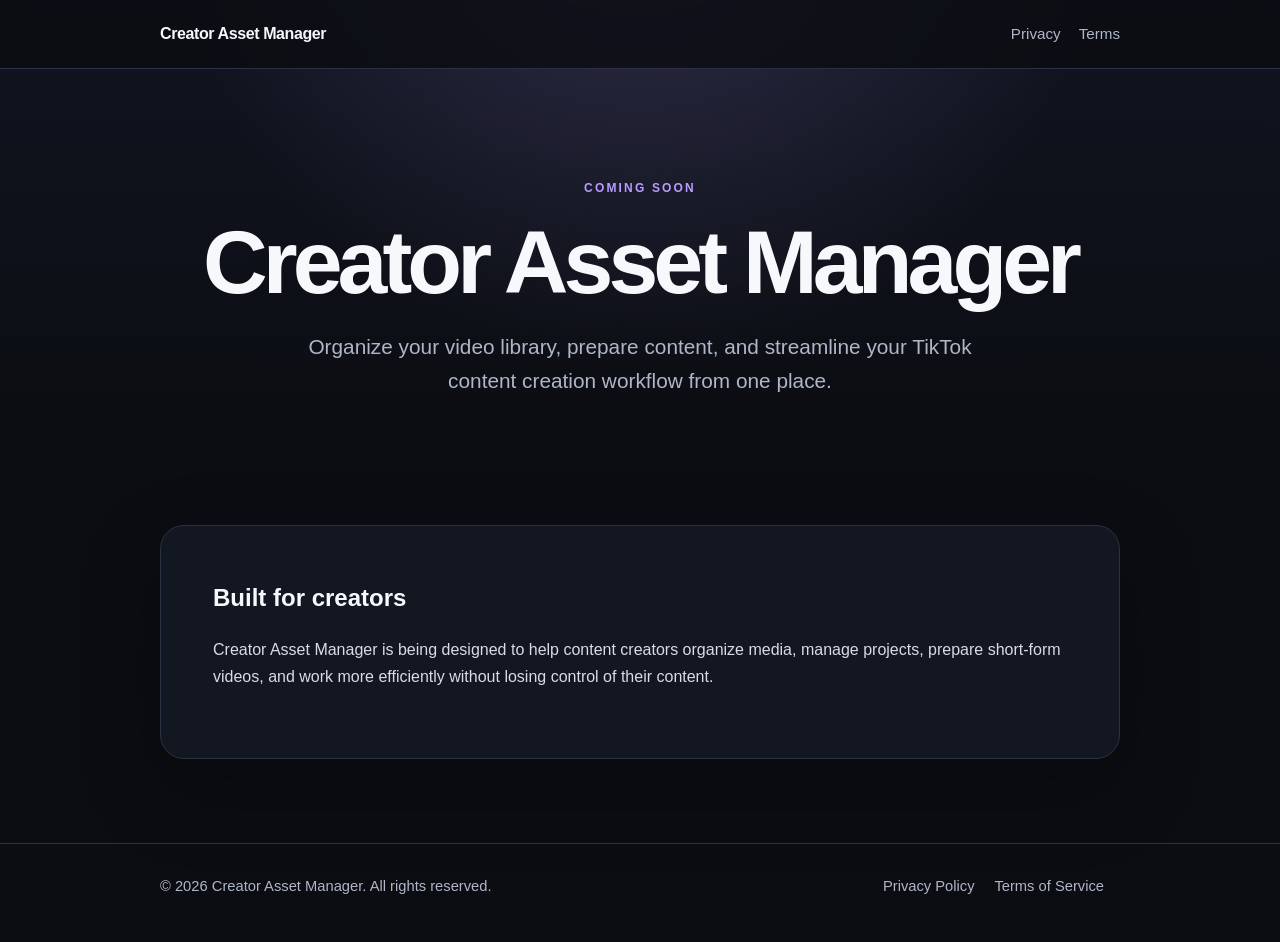
<file: index.html>
<!doctype html>
<html lang="en">
<head>
  <meta charset="utf-8">
  <meta name="viewport" content="width=device-width, initial-scale=1">
  <title>Creator Asset Manager</title>
  <meta name="description" content="Creator Asset Manager helps creators organize their video library, prepare content, and streamline their TikTok content workflow.">
  <link rel="stylesheet" href="styles.css">
</head>
<body>
<header>
  <nav class="wrap">
    <a class="brand" href="./">Creator Asset Manager</a>
    <div class="navlinks">
      <a href="privacy-policy/">Privacy</a>
      <a href="terms/">Terms</a>
    </div>
  </nav>
</header>

<main>
  <section class="hero wrap">
    <div class="eyebrow">Coming Soon</div>
    <h1>Creator Asset Manager</h1>
    <p>Organize your video library, prepare content, and streamline your TikTok content creation workflow from one place.</p>
  </section>

  <section class="wrap">
    <div class="card">
      <h2>Built for creators</h2>
      <p>Creator Asset Manager is being designed to help content creators organize media, manage projects, prepare short-form videos, and work more efficiently without losing control of their content.</p>
    </div>
  </section>
</main>

<footer>
  <div class="wrap row">
    <div>© 2026 Creator Asset Manager. All rights reserved.</div>
    <div>
      <a href="privacy-policy/">Privacy Policy</a>
      <a href="terms/">Terms of Service</a>
    </div>
  </div>
</footer>
</body>
</html>
</file>
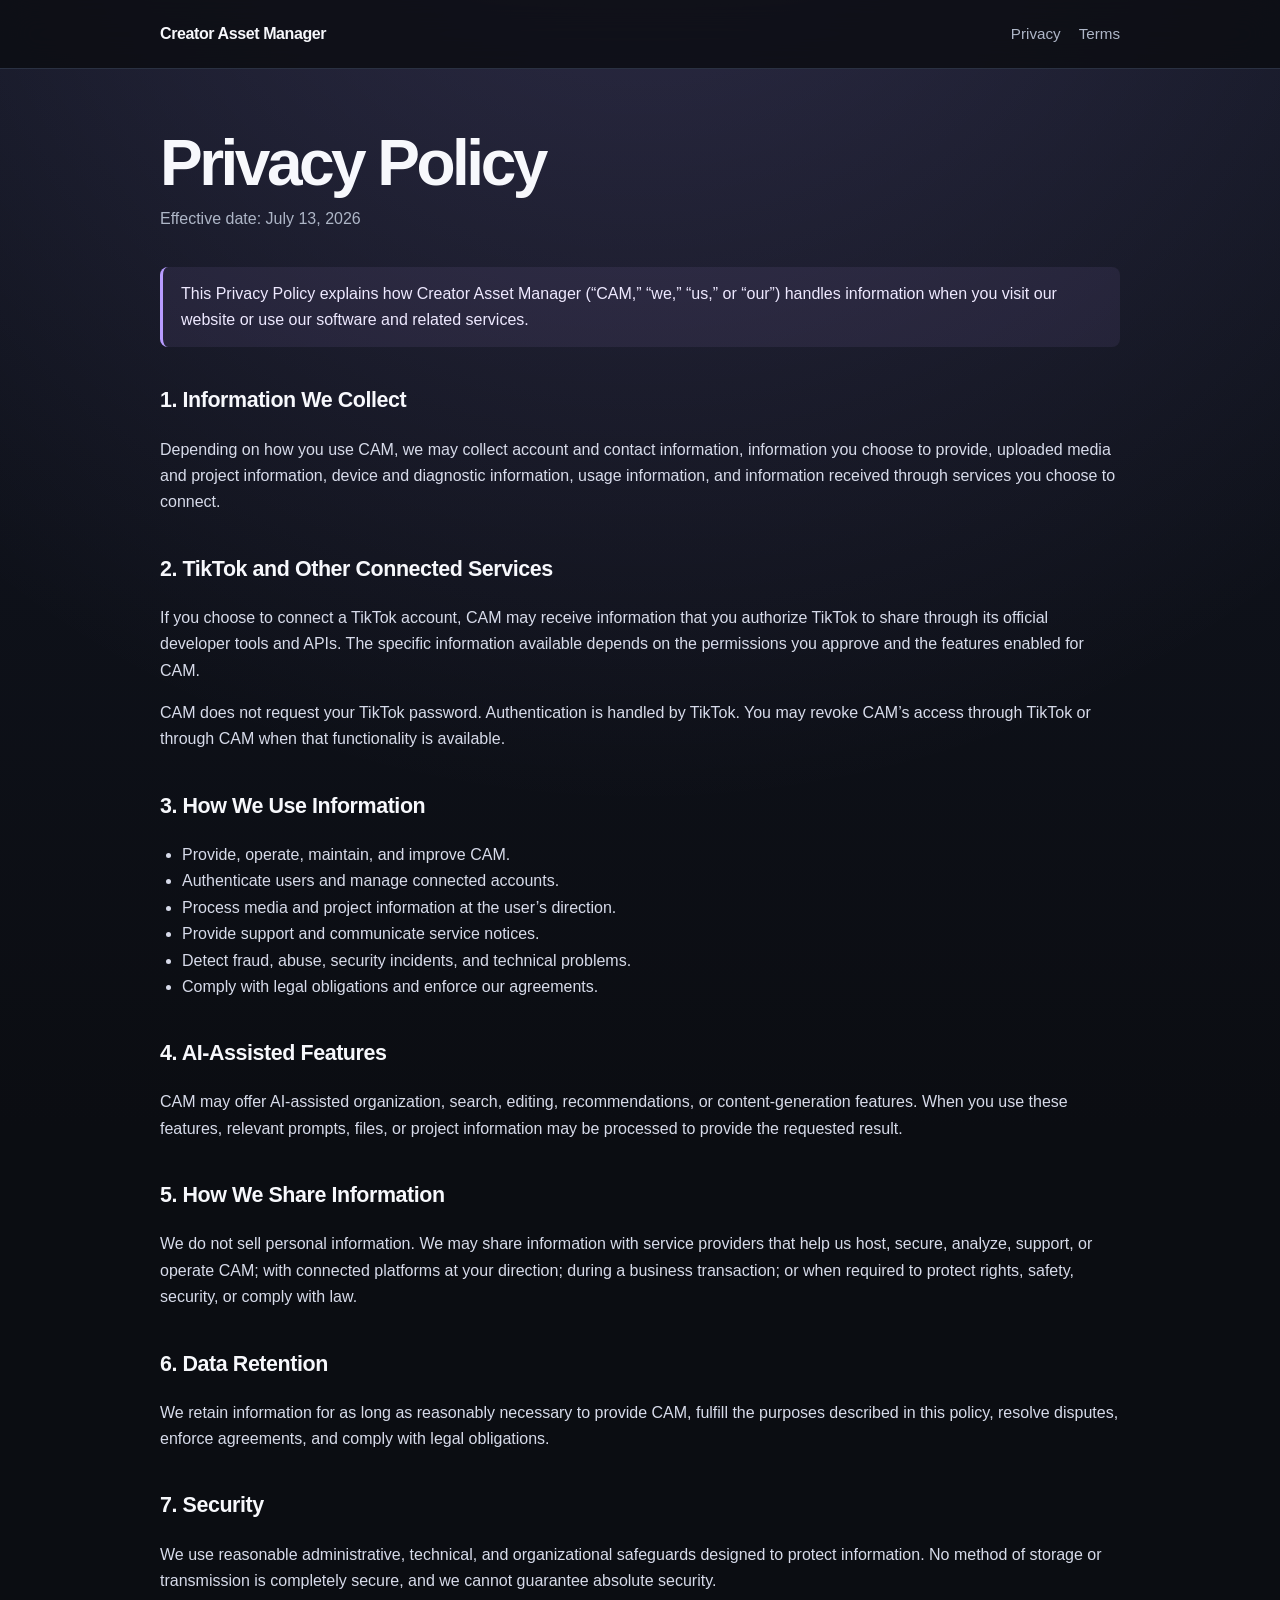
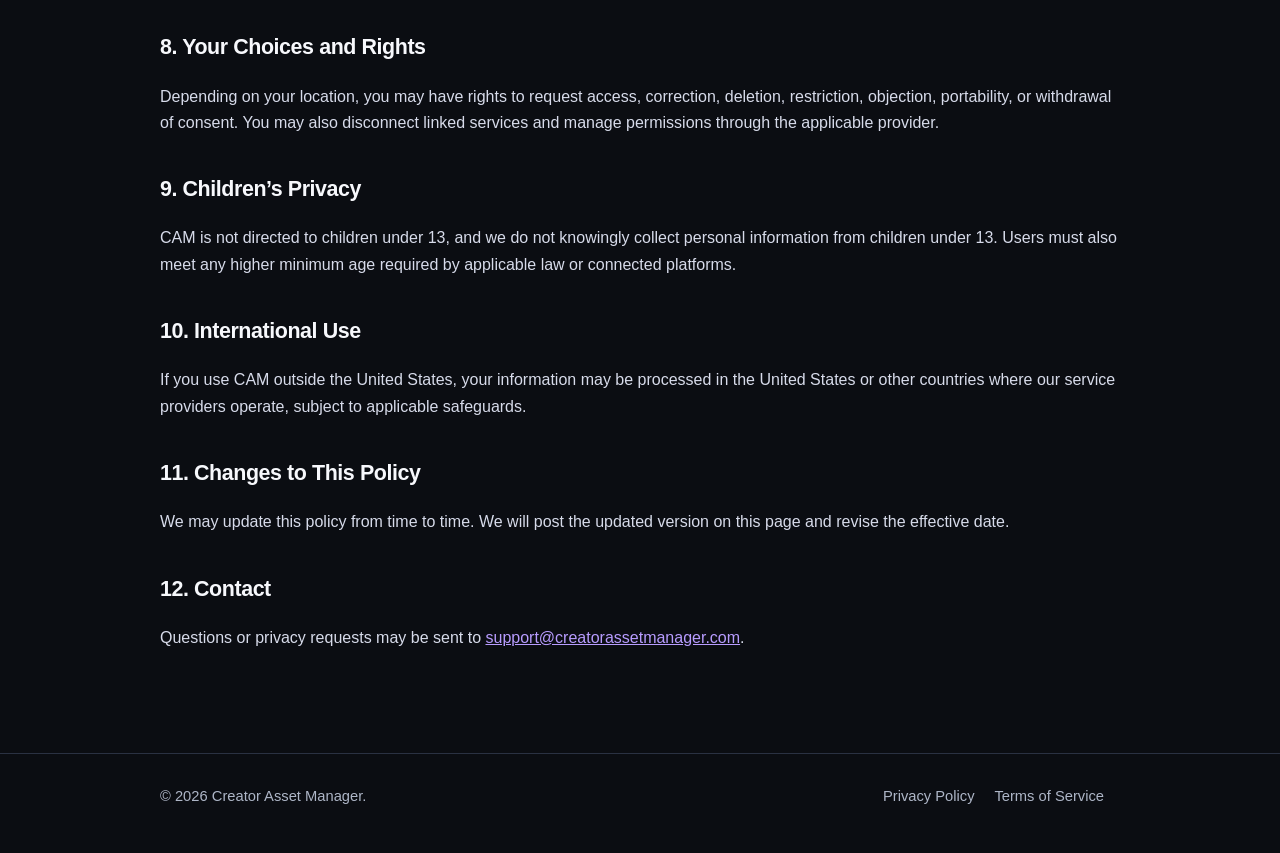
<file: privacy-policy/index.html>
<!doctype html>
<html lang="en">
<head>
  <meta charset="utf-8">
  <meta name="viewport" content="width=device-width, initial-scale=1">
  <title>Privacy Policy | Creator Asset Manager</title>
  <meta name="description" content="Privacy Policy for Creator Asset Manager.">
  <link rel="stylesheet" href="../styles.css">
</head>
<body>
<header>
  <nav class="wrap">
    <a class="brand" href="../">Creator Asset Manager</a>
    <div class="navlinks">
      <a href="../privacy-policy/">Privacy</a>
      <a href="../terms/">Terms</a>
    </div>
  </nav>
</header>

<main class="legal wrap">
  <h1>Privacy Policy</h1>
  <div class="updated">Effective date: July 13, 2026</div>

  <div class="notice">This Privacy Policy explains how Creator Asset Manager (“CAM,” “we,” “us,” or “our”) handles information when you visit our website or use our software and related services.</div>

  <h2>1. Information We Collect</h2>
  <p>Depending on how you use CAM, we may collect account and contact information, information you choose to provide, uploaded media and project information, device and diagnostic information, usage information, and information received through services you choose to connect.</p>

  <h2>2. TikTok and Other Connected Services</h2>
  <p>If you choose to connect a TikTok account, CAM may receive information that you authorize TikTok to share through its official developer tools and APIs. The specific information available depends on the permissions you approve and the features enabled for CAM.</p>
  <p>CAM does not request your TikTok password. Authentication is handled by TikTok. You may revoke CAM’s access through TikTok or through CAM when that functionality is available.</p>

  <h2>3. How We Use Information</h2>
  <ul>
    <li>Provide, operate, maintain, and improve CAM.</li>
    <li>Authenticate users and manage connected accounts.</li>
    <li>Process media and project information at the user’s direction.</li>
    <li>Provide support and communicate service notices.</li>
    <li>Detect fraud, abuse, security incidents, and technical problems.</li>
    <li>Comply with legal obligations and enforce our agreements.</li>
  </ul>

  <h2>4. AI-Assisted Features</h2>
  <p>CAM may offer AI-assisted organization, search, editing, recommendations, or content-generation features. When you use these features, relevant prompts, files, or project information may be processed to provide the requested result.</p>

  <h2>5. How We Share Information</h2>
  <p>We do not sell personal information. We may share information with service providers that help us host, secure, analyze, support, or operate CAM; with connected platforms at your direction; during a business transaction; or when required to protect rights, safety, security, or comply with law.</p>

  <h2>6. Data Retention</h2>
  <p>We retain information for as long as reasonably necessary to provide CAM, fulfill the purposes described in this policy, resolve disputes, enforce agreements, and comply with legal obligations.</p>

  <h2>7. Security</h2>
  <p>We use reasonable administrative, technical, and organizational safeguards designed to protect information. No method of storage or transmission is completely secure, and we cannot guarantee absolute security.</p>

  <h2>8. Your Choices and Rights</h2>
  <p>Depending on your location, you may have rights to request access, correction, deletion, restriction, objection, portability, or withdrawal of consent. You may also disconnect linked services and manage permissions through the applicable provider.</p>

  <h2>9. Children’s Privacy</h2>
  <p>CAM is not directed to children under 13, and we do not knowingly collect personal information from children under 13. Users must also meet any higher minimum age required by applicable law or connected platforms.</p>

  <h2>10. International Use</h2>
  <p>If you use CAM outside the United States, your information may be processed in the United States or other countries where our service providers operate, subject to applicable safeguards.</p>

  <h2>11. Changes to This Policy</h2>
  <p>We may update this policy from time to time. We will post the updated version on this page and revise the effective date.</p>

  <h2>12. Contact</h2>
  <p>Questions or privacy requests may be sent to <a href="mailto:support@creatorassetmanager.com">support@creatorassetmanager.com</a>.</p>
</main>

<footer>
  <div class="wrap row">
    <div>© 2026 Creator Asset Manager.</div>
    <div>
      <a href="../privacy-policy/">Privacy Policy</a>
      <a href="../terms/">Terms of Service</a>
    </div>
  </div>
</footer>
</body>
</html>
</file>
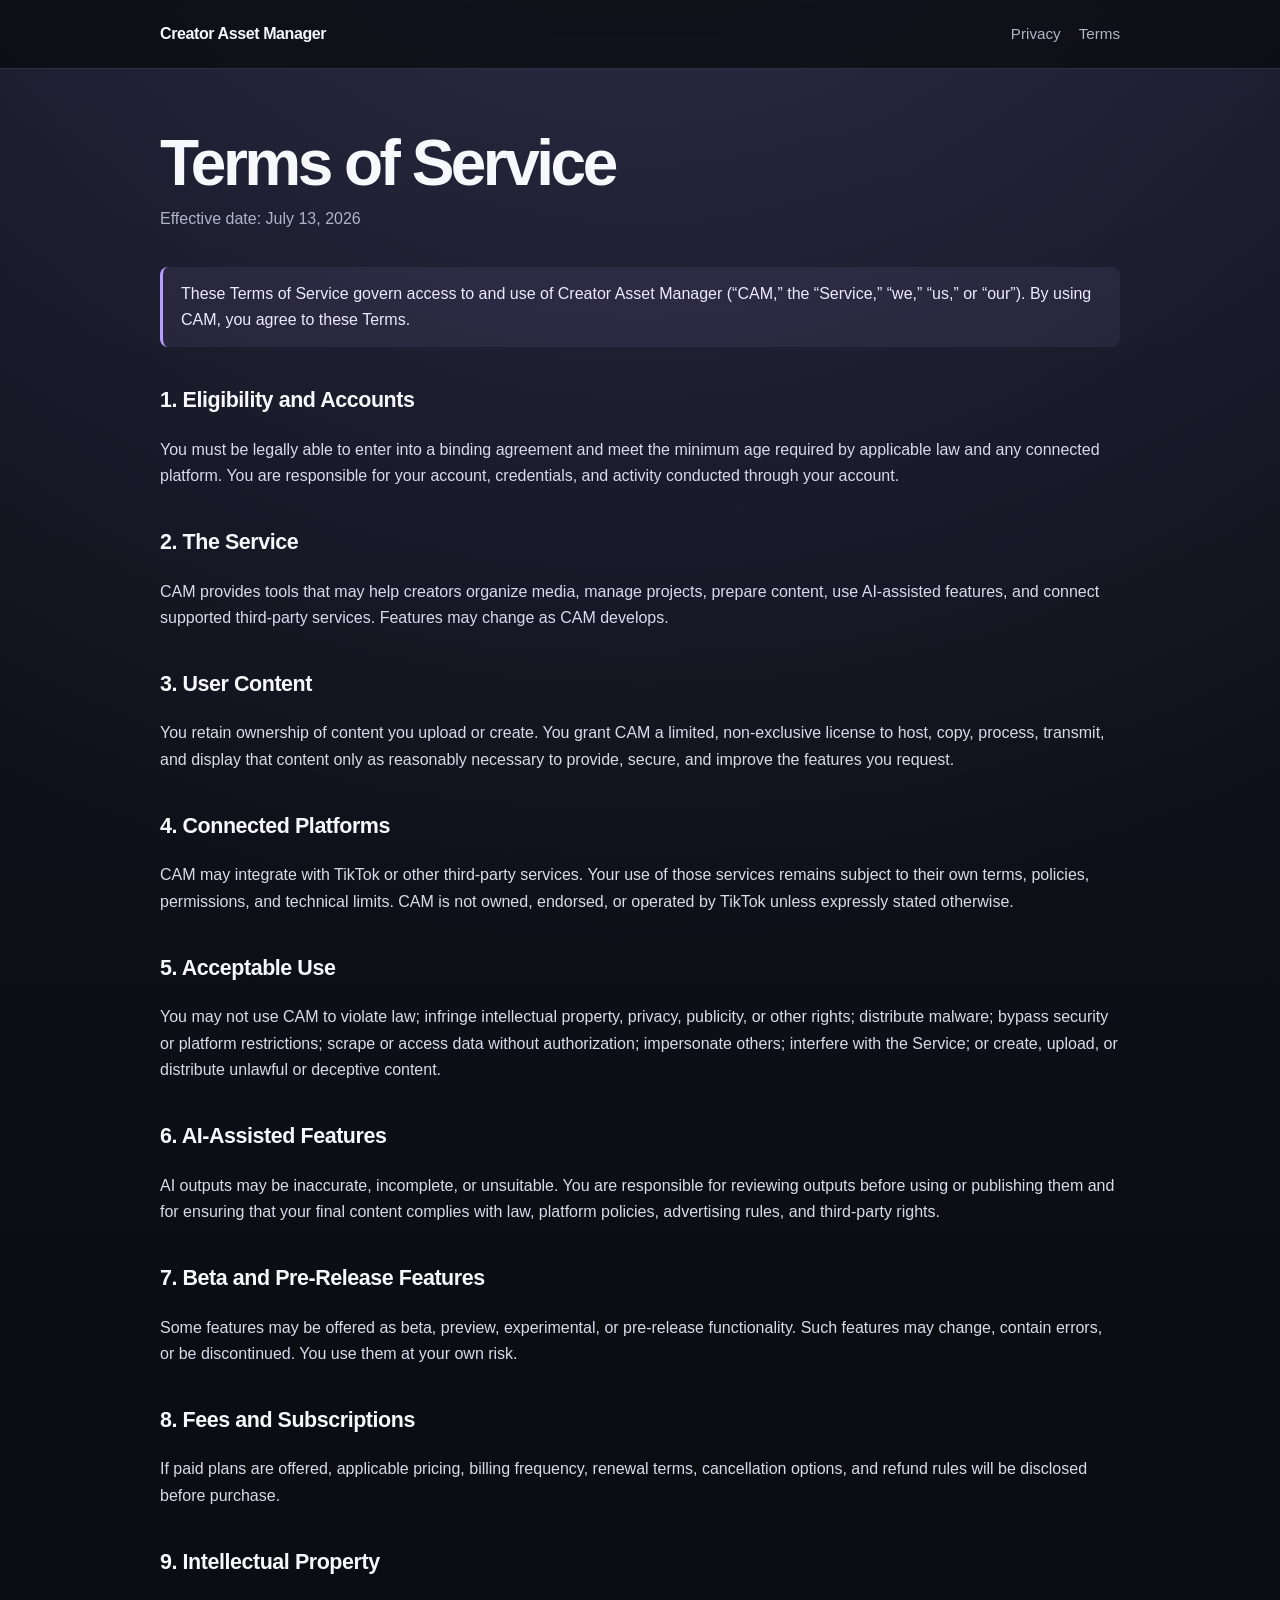
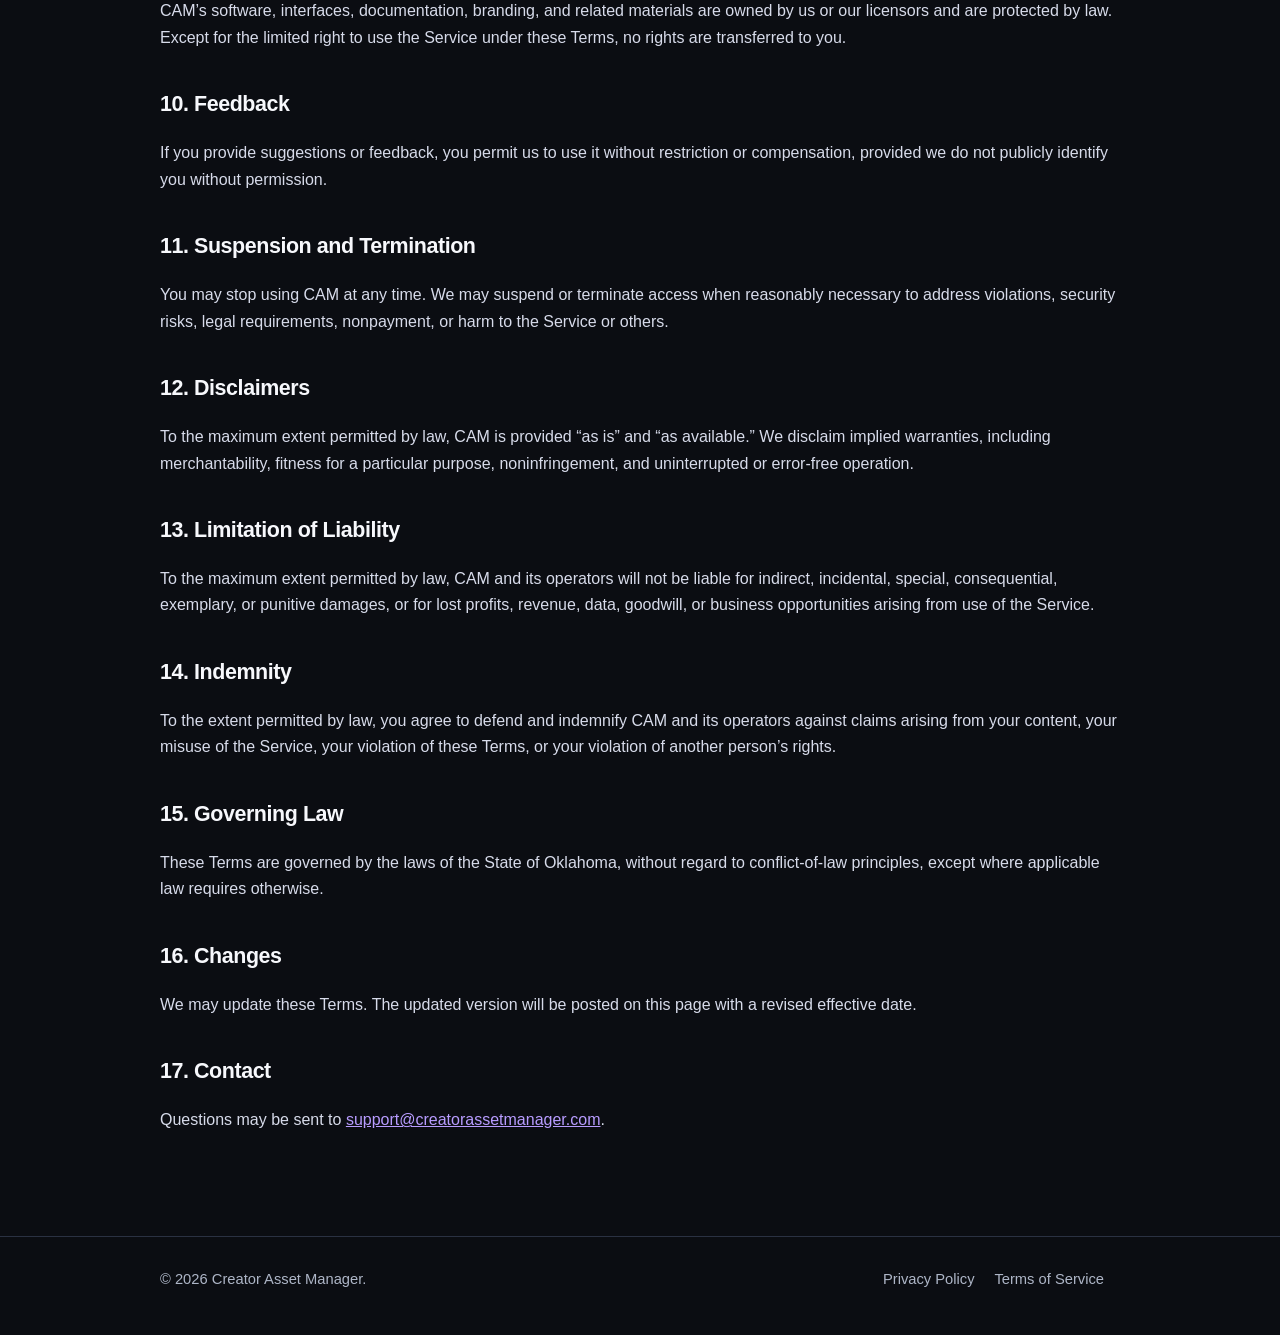
<file: terms/index.html>
<!doctype html>
<html lang="en">
<head>
  <meta charset="utf-8">
  <meta name="viewport" content="width=device-width, initial-scale=1">
  <title>Terms of Service | Creator Asset Manager</title>
  <meta name="description" content="Terms of Service for Creator Asset Manager.">
  <link rel="stylesheet" href="../styles.css">
</head>
<body>
<header>
  <nav class="wrap">
    <a class="brand" href="../">Creator Asset Manager</a>
    <div class="navlinks">
      <a href="../privacy-policy/">Privacy</a>
      <a href="../terms/">Terms</a>
    </div>
  </nav>
</header>

<main class="legal wrap">
  <h1>Terms of Service</h1>
  <div class="updated">Effective date: July 13, 2026</div>

  <div class="notice">These Terms of Service govern access to and use of Creator Asset Manager (“CAM,” the “Service,” “we,” “us,” or “our”). By using CAM, you agree to these Terms.</div>

  <h2>1. Eligibility and Accounts</h2>
  <p>You must be legally able to enter into a binding agreement and meet the minimum age required by applicable law and any connected platform. You are responsible for your account, credentials, and activity conducted through your account.</p>

  <h2>2. The Service</h2>
  <p>CAM provides tools that may help creators organize media, manage projects, prepare content, use AI-assisted features, and connect supported third-party services. Features may change as CAM develops.</p>

  <h2>3. User Content</h2>
  <p>You retain ownership of content you upload or create. You grant CAM a limited, non-exclusive license to host, copy, process, transmit, and display that content only as reasonably necessary to provide, secure, and improve the features you request.</p>

  <h2>4. Connected Platforms</h2>
  <p>CAM may integrate with TikTok or other third-party services. Your use of those services remains subject to their own terms, policies, permissions, and technical limits. CAM is not owned, endorsed, or operated by TikTok unless expressly stated otherwise.</p>

  <h2>5. Acceptable Use</h2>
  <p>You may not use CAM to violate law; infringe intellectual property, privacy, publicity, or other rights; distribute malware; bypass security or platform restrictions; scrape or access data without authorization; impersonate others; interfere with the Service; or create, upload, or distribute unlawful or deceptive content.</p>

  <h2>6. AI-Assisted Features</h2>
  <p>AI outputs may be inaccurate, incomplete, or unsuitable. You are responsible for reviewing outputs before using or publishing them and for ensuring that your final content complies with law, platform policies, advertising rules, and third-party rights.</p>

  <h2>7. Beta and Pre-Release Features</h2>
  <p>Some features may be offered as beta, preview, experimental, or pre-release functionality. Such features may change, contain errors, or be discontinued. You use them at your own risk.</p>

  <h2>8. Fees and Subscriptions</h2>
  <p>If paid plans are offered, applicable pricing, billing frequency, renewal terms, cancellation options, and refund rules will be disclosed before purchase.</p>

  <h2>9. Intellectual Property</h2>
  <p>CAM’s software, interfaces, documentation, branding, and related materials are owned by us or our licensors and are protected by law. Except for the limited right to use the Service under these Terms, no rights are transferred to you.</p>

  <h2>10. Feedback</h2>
  <p>If you provide suggestions or feedback, you permit us to use it without restriction or compensation, provided we do not publicly identify you without permission.</p>

  <h2>11. Suspension and Termination</h2>
  <p>You may stop using CAM at any time. We may suspend or terminate access when reasonably necessary to address violations, security risks, legal requirements, nonpayment, or harm to the Service or others.</p>

  <h2>12. Disclaimers</h2>
  <p>To the maximum extent permitted by law, CAM is provided “as is” and “as available.” We disclaim implied warranties, including merchantability, fitness for a particular purpose, noninfringement, and uninterrupted or error-free operation.</p>

  <h2>13. Limitation of Liability</h2>
  <p>To the maximum extent permitted by law, CAM and its operators will not be liable for indirect, incidental, special, consequential, exemplary, or punitive damages, or for lost profits, revenue, data, goodwill, or business opportunities arising from use of the Service.</p>

  <h2>14. Indemnity</h2>
  <p>To the extent permitted by law, you agree to defend and indemnify CAM and its operators against claims arising from your content, your misuse of the Service, your violation of these Terms, or your violation of another person’s rights.</p>

  <h2>15. Governing Law</h2>
  <p>These Terms are governed by the laws of the State of Oklahoma, without regard to conflict-of-law principles, except where applicable law requires otherwise.</p>

  <h2>16. Changes</h2>
  <p>We may update these Terms. The updated version will be posted on this page with a revised effective date.</p>

  <h2>17. Contact</h2>
  <p>Questions may be sent to <a href="mailto:support@creatorassetmanager.com">support@creatorassetmanager.com</a>.</p>
</main>

<footer>
  <div class="wrap row">
    <div>© 2026 Creator Asset Manager.</div>
    <div>
      <a href="../privacy-policy/">Privacy Policy</a>
      <a href="../terms/">Terms of Service</a>
    </div>
  </div>
</footer>
</body>
</html>
</file>
<file: styles.css>
:root {
  --bg: #0b0d12;
  --panel: #141824;
  --text: #f7f8fc;
  --muted: #aeb6c7;
  --line: #2a3142;
  --accent: #b89cff;
  --max: 960px;
}
* { box-sizing: border-box; }
html { scroll-behavior: smooth; }
body {
  margin: 0;
  background:
    radial-gradient(circle at 50% -10%, rgba(184,156,255,.18), transparent 38%),
    linear-gradient(180deg, #111521 0%, var(--bg) 46%);
  color: var(--text);
  font-family: -apple-system, BlinkMacSystemFont, "Segoe UI", Inter, Arial, sans-serif;
  line-height: 1.65;
}
a { color: var(--accent); }
.wrap { width: min(calc(100% - 40px), var(--max)); margin: 0 auto; }
header {
  position: sticky;
  top: 0;
  z-index: 10;
  background: rgba(11,13,18,.82);
  backdrop-filter: blur(16px);
  border-bottom: 1px solid var(--line);
}
nav {
  min-height: 68px;
  display: flex;
  align-items: center;
  justify-content: space-between;
  gap: 24px;
}
.brand {
  color: var(--text);
  text-decoration: none;
  font-weight: 760;
  letter-spacing: -.025em;
}
.navlinks { display: flex; gap: 18px; flex-wrap: wrap; }
.navlinks a { color: var(--muted); text-decoration: none; font-size: .95rem; }
.navlinks a:hover { color: var(--text); }
.hero { padding: 110px 0 88px; text-align: center; }
.eyebrow {
  color: var(--accent);
  text-transform: uppercase;
  letter-spacing: .18em;
  font-size: .75rem;
  font-weight: 760;
}
h1 {
  font-size: clamp(2.7rem, 7vw, 5.6rem);
  line-height: 1.02;
  letter-spacing: -.055em;
  margin: 18px auto 22px;
}
.hero p {
  color: var(--muted);
  max-width: 720px;
  margin: 0 auto;
  font-size: clamp(1.08rem, 2vw, 1.3rem);
}
.card {
  margin: 38px 0 84px;
  padding: clamp(26px, 5vw, 52px);
  border-radius: 24px;
  background: rgba(20,24,36,.92);
  border: 1px solid var(--line);
  box-shadow: 0 30px 80px rgba(0,0,0,.28);
}
.card h2 { margin-top: 0; }
.card p { color: #d7dbea; }
.legal { padding: 62px 0 86px; }
.legal h1 {
  margin: 0 0 10px;
  font-size: clamp(2.4rem, 5vw, 4.2rem);
}
.updated { color: var(--muted); margin-bottom: 34px; }
.notice {
  border-left: 3px solid var(--accent);
  background: rgba(184,156,255,.08);
  color: #eee9ff;
  padding: 14px 18px;
  border-radius: 8px;
}
.legal h2 {
  margin-top: 36px;
  font-size: 1.34rem;
  letter-spacing: -.02em;
}
.legal p, .legal li { color: #d7dbea; }
.legal ul { padding-left: 22px; }
footer {
  border-top: 1px solid var(--line);
  padding: 30px 0 44px;
  color: var(--muted);
  font-size: .92rem;
}
footer .row {
  display: flex;
  justify-content: space-between;
  gap: 20px;
  flex-wrap: wrap;
}
footer a {
  color: var(--muted);
  text-decoration: none;
  margin-right: 16px;
}
@media (max-width: 640px) {
  nav { align-items: flex-start; flex-direction: column; padding: 18px 0; }
  .hero { padding-top: 76px; }
}
</file>
